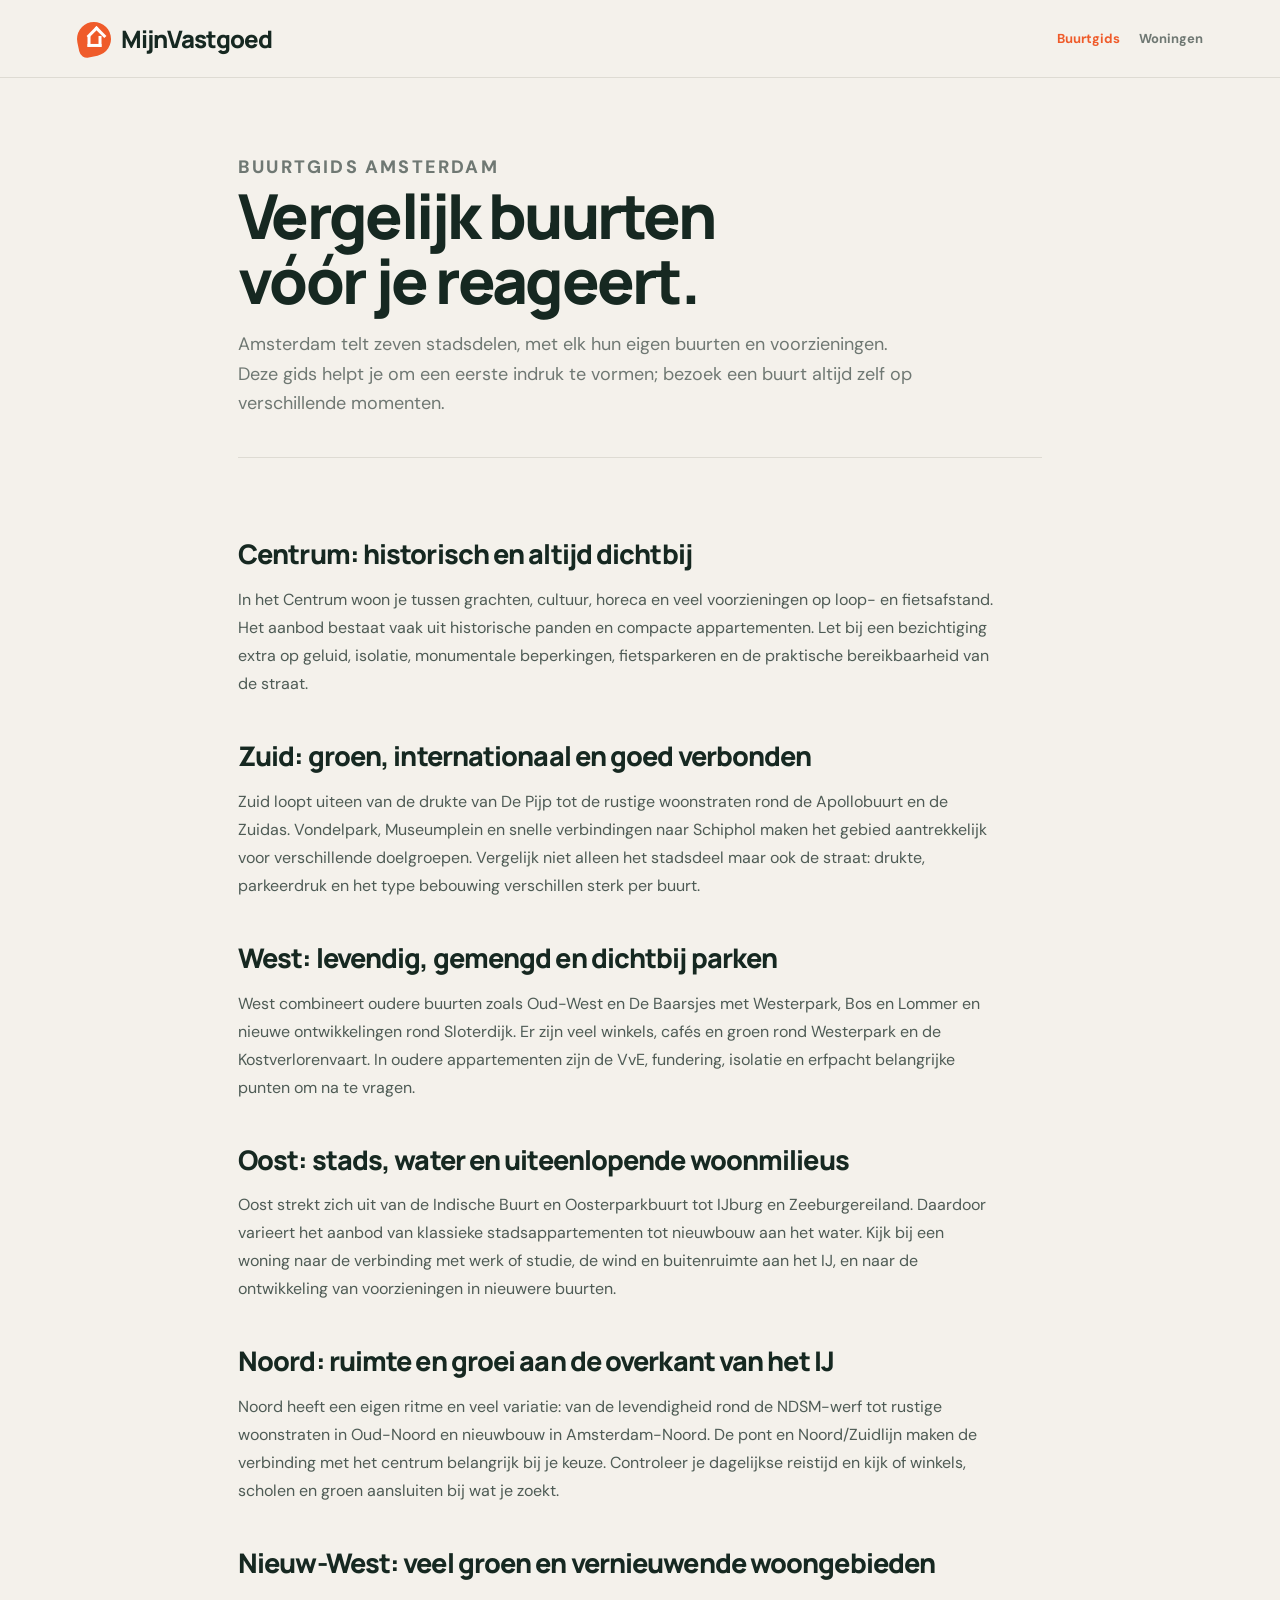
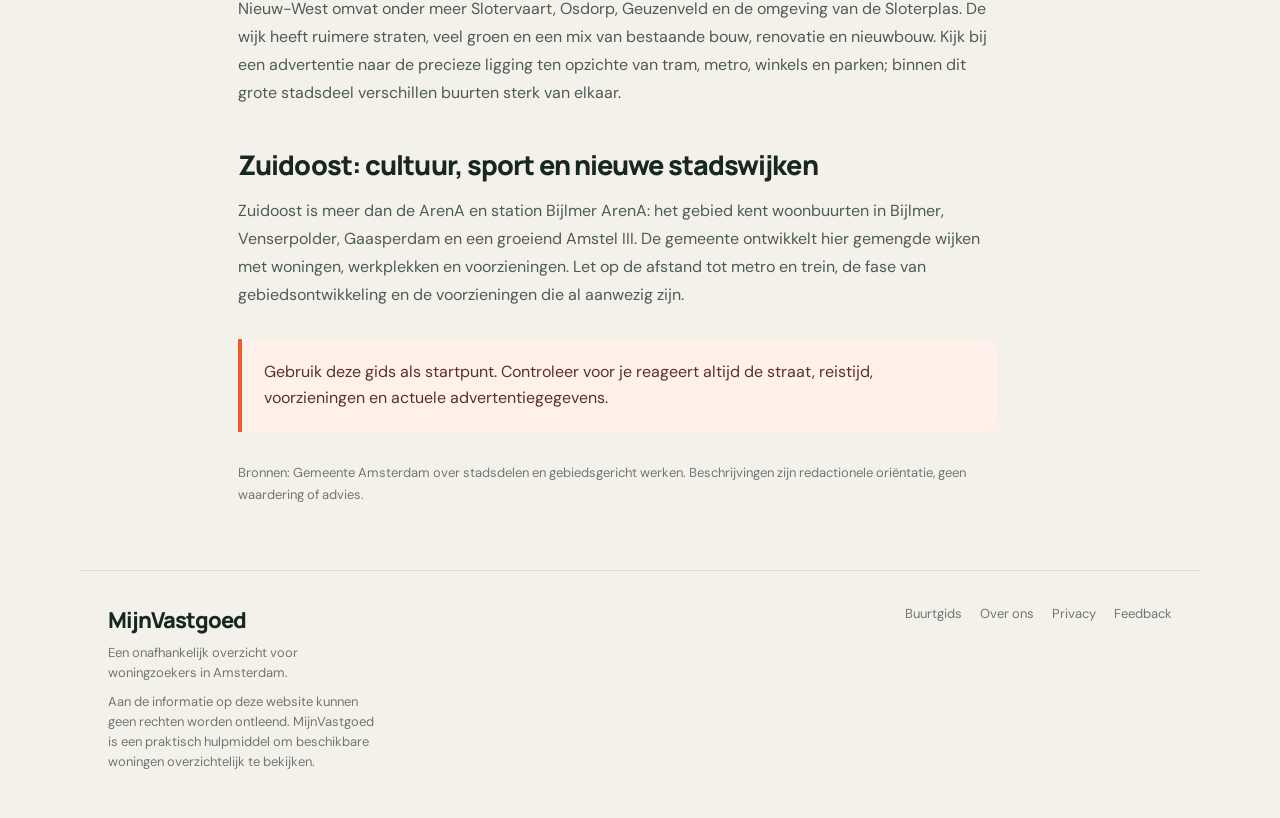
<file: buurten.html>
<!doctype html>
<html lang="nl"><head><meta charset="utf-8"><meta name="viewport" content="width=device-width, initial-scale=1"><title>Buurtgids Amsterdam | Mijnvastgoed</title><meta name="description" content="Een praktische buurtgids voor wie in Amsterdam een huur- of koopwoning zoekt."><link rel="canonical" href="https://mijnvastgoed.github.io/buurten.html"><script async src="https://pagead2.googlesyndication.com/pagead/js/adsbygoogle.js?client=ca-pub-2361296620186470" crossorigin="anonymous"></script><link rel="preconnect" href="https://fonts.googleapis.com"><link rel="preconnect" href="https://fonts.gstatic.com" crossorigin><link href="https://fonts.googleapis.com/css2?family=DM+Sans:wght@400;500;600;700&family=Manrope:wght@600;700;800&display=swap" rel="stylesheet"><link rel="stylesheet" href="styles.css?v=12"></head>
<body><header class="topbar content-topbar"><a class="brand" href="index.html" aria-label="Terug naar MijnVastgoed"><span class="brand-mark"><span></span></span><span>MijnVastgoed</span></a><nav class="content-nav" aria-label="Hoofdnavigatie"><a class="active" href="buurten.html">Buurtgids</a><a href="index.html">Woningen</a></nav></header>
<main class="content-main"><section class="content-hero"><p class="eyebrow">BUURTGIDS AMSTERDAM</p><h1>Vergelijk buurten<br>vóór je reageert.</h1><p>Amsterdam telt zeven stadsdelen, met elk hun eigen buurten en voorzieningen. Deze gids helpt je om een eerste indruk te vormen; bezoek een buurt altijd zelf op verschillende momenten.</p></section><article class="article-content">
<h2>Centrum: historisch en altijd dichtbij</h2><p>In het Centrum woon je tussen grachten, cultuur, horeca en veel voorzieningen op loop- en fietsafstand. Het aanbod bestaat vaak uit historische panden en compacte appartementen. Let bij een bezichtiging extra op geluid, isolatie, monumentale beperkingen, fietsparkeren en de praktische bereikbaarheid van de straat.</p>
<h2>Zuid: groen, internationaal en goed verbonden</h2><p>Zuid loopt uiteen van de drukte van De Pijp tot de rustige woonstraten rond de Apollobuurt en de Zuidas. Vondelpark, Museumplein en snelle verbindingen naar Schiphol maken het gebied aantrekkelijk voor verschillende doelgroepen. Vergelijk niet alleen het stadsdeel maar ook de straat: drukte, parkeerdruk en het type bebouwing verschillen sterk per buurt.</p>
<h2>West: levendig, gemengd en dichtbij parken</h2><p>West combineert oudere buurten zoals Oud-West en De Baarsjes met Westerpark, Bos en Lommer en nieuwe ontwikkelingen rond Sloterdijk. Er zijn veel winkels, cafés en groen rond Westerpark en de Kostverlorenvaart. In oudere appartementen zijn de VvE, fundering, isolatie en erfpacht belangrijke punten om na te vragen.</p>
<h2>Oost: stads, water en uiteenlopende woonmilieus</h2><p>Oost strekt zich uit van de Indische Buurt en Oosterparkbuurt tot IJburg en Zeeburgereiland. Daardoor varieert het aanbod van klassieke stadsappartementen tot nieuwbouw aan het water. Kijk bij een woning naar de verbinding met werk of studie, de wind en buitenruimte aan het IJ, en naar de ontwikkeling van voorzieningen in nieuwere buurten.</p>
<h2>Noord: ruimte en groei aan de overkant van het IJ</h2><p>Noord heeft een eigen ritme en veel variatie: van de levendigheid rond de NDSM-werf tot rustige woonstraten in Oud-Noord en nieuwbouw in Amsterdam-Noord. De pont en Noord/Zuidlijn maken de verbinding met het centrum belangrijk bij je keuze. Controleer je dagelijkse reistijd en kijk of winkels, scholen en groen aansluiten bij wat je zoekt.</p>
<h2>Nieuw-West: veel groen en vernieuwende woongebieden</h2><p>Nieuw-West omvat onder meer Slotervaart, Osdorp, Geuzenveld en de omgeving van de Sloterplas. De wijk heeft ruimere straten, veel groen en een mix van bestaande bouw, renovatie en nieuwbouw. Kijk bij een advertentie naar de precieze ligging ten opzichte van tram, metro, winkels en parken; binnen dit grote stadsdeel verschillen buurten sterk van elkaar.</p>
<h2>Zuidoost: cultuur, sport en nieuwe stadswijken</h2><p>Zuidoost is meer dan de ArenA en station Bijlmer ArenA: het gebied kent woonbuurten in Bijlmer, Venserpolder, Gaasperdam en een groeiend Amstel III. De gemeente ontwikkelt hier gemengde wijken met woningen, werkplekken en voorzieningen. Let op de afstand tot metro en trein, de fase van gebiedsontwikkeling en de voorzieningen die al aanwezig zijn.</p>
<div class="callout">Gebruik deze gids als startpunt. Controleer voor je reageert altijd de straat, reistijd, voorzieningen en actuele advertentiegegevens.</div><p class="content-note">Bronnen: Gemeente Amsterdam over stadsdelen en gebiedsgericht werken. Beschrijvingen zijn redactionele oriëntatie, geen waardering of advies.</p></article></main>
<footer class="site-footer"><div><a class="footer-brand" href="index.html">MijnVastgoed</a><p>Een onafhankelijk overzicht voor woningzoekers in Amsterdam.</p><p>Aan de informatie op deze website kunnen geen rechten worden ontleend. MijnVastgoed is een praktisch hulpmiddel om beschikbare woningen overzichtelijk te bekijken.</p></div><nav aria-label="Informatie"><a href="buurten.html">Buurtgids</a><a href="over-ons.html">Over ons</a><a href="privacy.html">Privacy</a><a href="contact.html">Feedback</a></nav></footer></body></html>
</file>
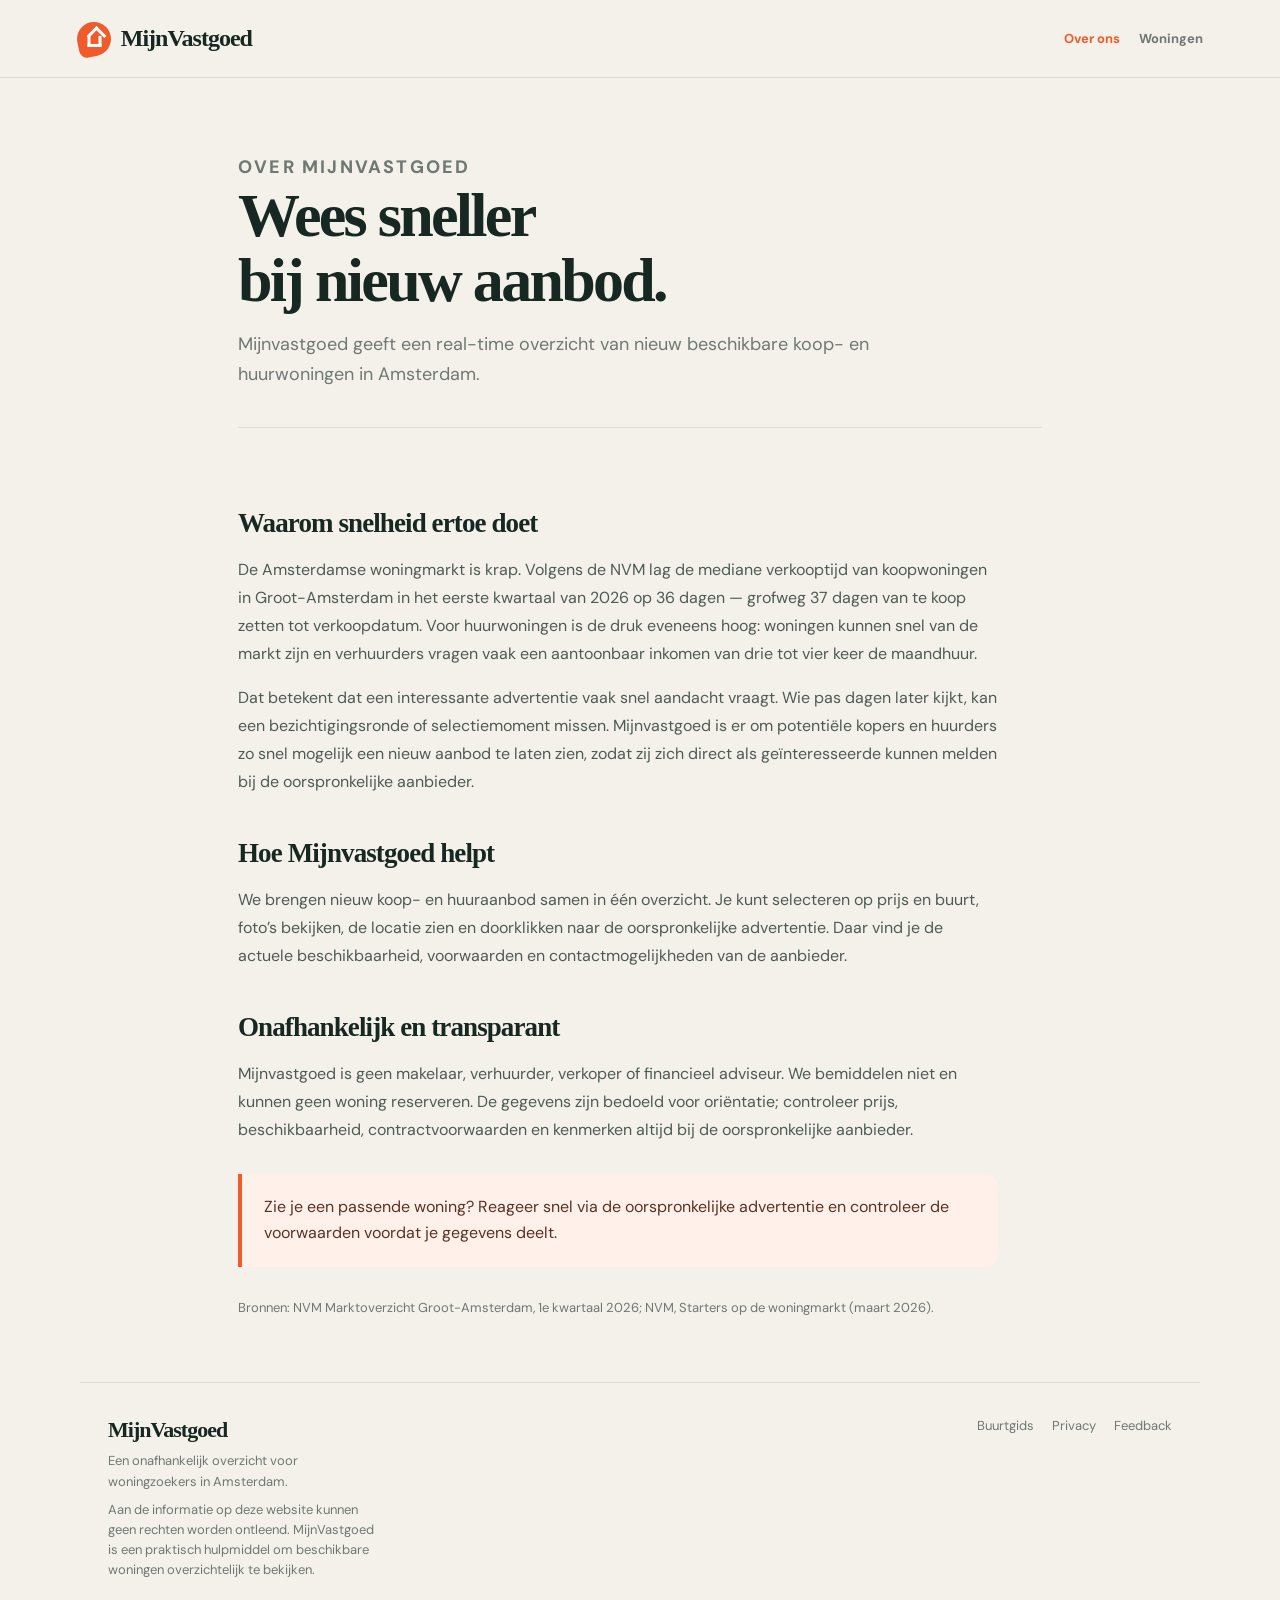
<file: over-ons.html>
<!doctype html>
<html lang="nl"><head><meta charset="utf-8"><meta name="viewport" content="width=device-width, initial-scale=1"><title>Over Mijnvastgoed</title><meta name="description" content="Waarom Mijnvastgoed nieuw koop- en huuraanbod in Amsterdam overzichtelijk toont."><link rel="canonical" href="https://mijnvastgoed.github.io/over-ons.html"><script async src="https://pagead2.googlesyndication.com/pagead/js/adsbygoogle.js?client=ca-pub-2361296620186470" crossorigin="anonymous"></script><link rel="preconnect" href="https://fonts.googleapis.com"><link rel="preconnect" href="https://fonts.gstatic.com" crossorigin><link href="https://fonts.googleapis.com/css2?family=DM+Sans:wght@400;500;600;700&family=Playfair+Display:ital,wght@0,600;1,600&display=swap" rel="stylesheet"><link rel="stylesheet" href="styles.css?v=12"></head>
<body><header class="topbar content-topbar"><a class="brand" href="index.html" aria-label="Terug naar MijnVastgoed"><span class="brand-mark"><span></span></span><span>MijnVastgoed</span></a><nav class="content-nav" aria-label="Hoofdnavigatie"><a class="active" href="over-ons.html">Over ons</a><a href="index.html">Woningen</a></nav></header>
<main class="content-main"><section class="content-hero"><p class="eyebrow">OVER MIJNVASTGOED</p><h1>Wees sneller<br>bij nieuw aanbod.</h1><p>Mijnvastgoed geeft een real-time overzicht van nieuw beschikbare koop- en huurwoningen in Amsterdam.</p></section><article class="article-content"><h2>Waarom snelheid ertoe doet</h2><p>De Amsterdamse woningmarkt is krap. Volgens de NVM lag de mediane verkooptijd van koopwoningen in Groot-Amsterdam in het eerste kwartaal van 2026 op 36 dagen — grofweg 37 dagen van te koop zetten tot verkoopdatum. Voor huurwoningen is de druk eveneens hoog: woningen kunnen snel van de markt zijn en verhuurders vragen vaak een aantoonbaar inkomen van drie tot vier keer de maandhuur.</p><p>Dat betekent dat een interessante advertentie vaak snel aandacht vraagt. Wie pas dagen later kijkt, kan een bezichtigingsronde of selectiemoment missen. Mijnvastgoed is er om potentiële kopers en huurders zo snel mogelijk een nieuw aanbod te laten zien, zodat zij zich direct als geïnteresseerde kunnen melden bij de oorspronkelijke aanbieder.</p><h2>Hoe Mijnvastgoed helpt</h2><p>We brengen nieuw koop- en huuraanbod samen in één overzicht. Je kunt selecteren op prijs en buurt, foto’s bekijken, de locatie zien en doorklikken naar de oorspronkelijke advertentie. Daar vind je de actuele beschikbaarheid, voorwaarden en contactmogelijkheden van de aanbieder.</p><h2>Onafhankelijk en transparant</h2><p>Mijnvastgoed is geen makelaar, verhuurder, verkoper of financieel adviseur. We bemiddelen niet en kunnen geen woning reserveren. De gegevens zijn bedoeld voor oriëntatie; controleer prijs, beschikbaarheid, contractvoorwaarden en kenmerken altijd bij de oorspronkelijke aanbieder.</p><div class="callout">Zie je een passende woning? Reageer snel via de oorspronkelijke advertentie en controleer de voorwaarden voordat je gegevens deelt.</div><p class="content-note">Bronnen: NVM Marktoverzicht Groot-Amsterdam, 1e kwartaal 2026; NVM, Starters op de woningmarkt (maart 2026).</p></article></main>
<footer class="site-footer"><div><a class="footer-brand" href="index.html">MijnVastgoed</a><p>Een onafhankelijk overzicht voor woningzoekers in Amsterdam.</p><p>Aan de informatie op deze website kunnen geen rechten worden ontleend. MijnVastgoed is een praktisch hulpmiddel om beschikbare woningen overzichtelijk te bekijken.</p></div><nav aria-label="Informatie"><a href="buurten.html">Buurtgids</a><a href="privacy.html">Privacy</a><a href="contact.html">Feedback</a></nav></footer></body></html>
</file>
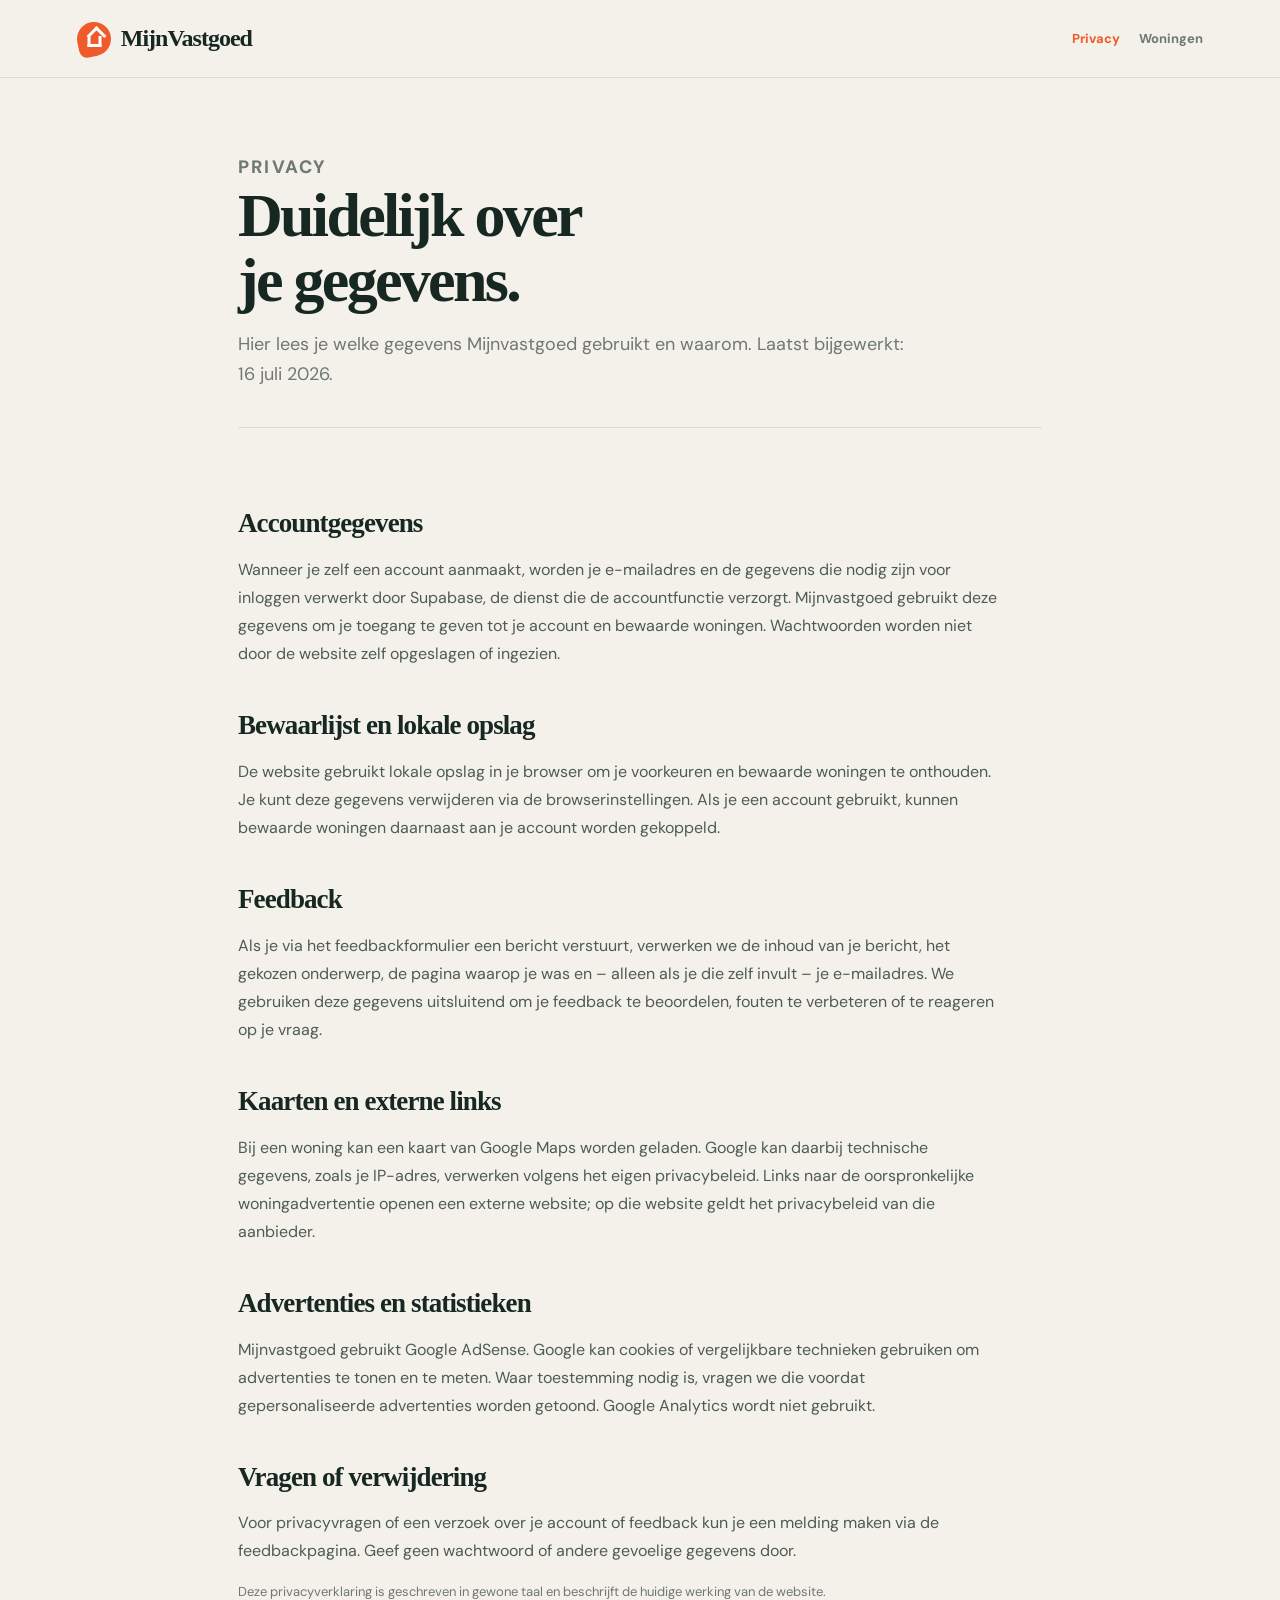
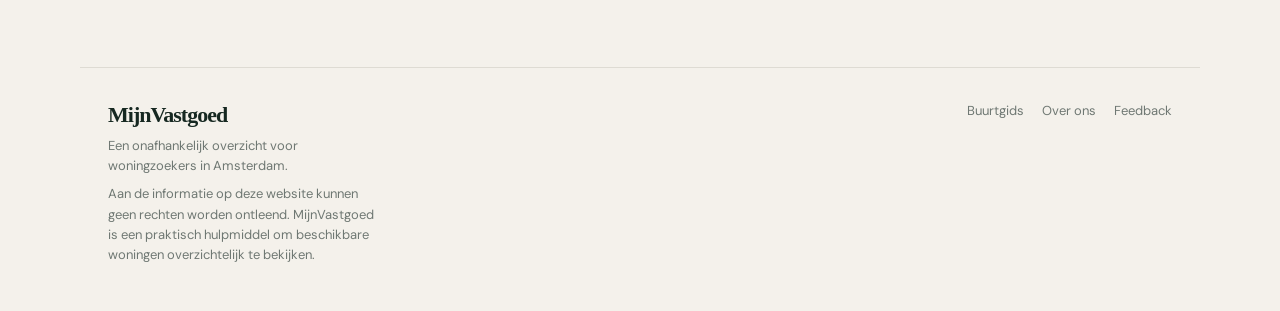
<file: privacy.html>
<!doctype html>
<html lang="nl"><head><meta charset="utf-8"><meta name="viewport" content="width=device-width, initial-scale=1"><title>Privacy | Mijnvastgoed</title><meta name="description" content="Privacyverklaring van Mijnvastgoed."><link rel="canonical" href="https://mijnvastgoed.github.io/privacy.html"><script async src="https://pagead2.googlesyndication.com/pagead/js/adsbygoogle.js?client=ca-pub-2361296620186470" crossorigin="anonymous"></script><link rel="preconnect" href="https://fonts.googleapis.com"><link rel="preconnect" href="https://fonts.gstatic.com" crossorigin><link href="https://fonts.googleapis.com/css2?family=DM+Sans:wght@400;500;600;700&family=Playfair+Display:ital,wght@0,600;1,600&display=swap" rel="stylesheet"><link rel="stylesheet" href="styles.css?v=13"></head>
<body><header class="topbar content-topbar"><a class="brand" href="index.html" aria-label="Terug naar MijnVastgoed"><span class="brand-mark"><span></span></span><span>MijnVastgoed</span></a><nav class="content-nav" aria-label="Hoofdnavigatie"><a class="active" href="privacy.html">Privacy</a><a href="index.html">Woningen</a></nav></header>
<main class="content-main"><section class="content-hero"><p class="eyebrow">PRIVACY</p><h1>Duidelijk over<br>je gegevens.</h1><p>Hier lees je welke gegevens Mijnvastgoed gebruikt en waarom. Laatst bijgewerkt: 16 juli 2026.</p></section><article class="article-content"><h2>Accountgegevens</h2><p>Wanneer je zelf een account aanmaakt, worden je e-mailadres en de gegevens die nodig zijn voor inloggen verwerkt door Supabase, de dienst die de accountfunctie verzorgt. Mijnvastgoed gebruikt deze gegevens om je toegang te geven tot je account en bewaarde woningen. Wachtwoorden worden niet door de website zelf opgeslagen of ingezien.</p><h2>Bewaarlijst en lokale opslag</h2><p>De website gebruikt lokale opslag in je browser om je voorkeuren en bewaarde woningen te onthouden. Je kunt deze gegevens verwijderen via de browserinstellingen. Als je een account gebruikt, kunnen bewaarde woningen daarnaast aan je account worden gekoppeld.</p><h2>Feedback</h2><p>Als je via het feedbackformulier een bericht verstuurt, verwerken we de inhoud van je bericht, het gekozen onderwerp, de pagina waarop je was en – alleen als je die zelf invult – je e-mailadres. We gebruiken deze gegevens uitsluitend om je feedback te beoordelen, fouten te verbeteren of te reageren op je vraag.</p><h2>Kaarten en externe links</h2><p>Bij een woning kan een kaart van Google Maps worden geladen. Google kan daarbij technische gegevens, zoals je IP-adres, verwerken volgens het eigen privacybeleid. Links naar de oorspronkelijke woningadvertentie openen een externe website; op die website geldt het privacybeleid van die aanbieder.</p><h2>Advertenties en statistieken</h2><p>Mijnvastgoed gebruikt Google AdSense. Google kan cookies of vergelijkbare technieken gebruiken om advertenties te tonen en te meten. Waar toestemming nodig is, vragen we die voordat gepersonaliseerde advertenties worden getoond. Google Analytics wordt niet gebruikt.</p><h2>Vragen of verwijdering</h2><p>Voor privacyvragen of een verzoek over je account of feedback kun je een melding maken via de feedbackpagina. Geef geen wachtwoord of andere gevoelige gegevens door.</p><p class="content-note">Deze privacyverklaring is geschreven in gewone taal en beschrijft de huidige werking van de website.</p></article></main>
<footer class="site-footer"><div><a class="footer-brand" href="index.html">MijnVastgoed</a><p>Een onafhankelijk overzicht voor woningzoekers in Amsterdam.</p><p>Aan de informatie op deze website kunnen geen rechten worden ontleend. MijnVastgoed is een praktisch hulpmiddel om beschikbare woningen overzichtelijk te bekijken.</p></div><nav aria-label="Informatie"><a href="buurten.html">Buurtgids</a><a href="over-ons.html">Over ons</a><a href="contact.html">Feedback</a></nav></footer></body></html>
</file>
<file: styles.css>
:root{--ink:#162821;--muted:#6f7873;--cream:#f4f1eb;--white:#fff;--orange:#ef5b2a;--green:#2f6b54;--line:#dedbd3;--shadow:0 24px 70px rgba(28,39,33,.16)}
*{box-sizing:border-box}body{margin:0;background:var(--cream);color:var(--ink);font-family:'DM Sans',sans-serif;min-height:100vh}.topbar{height:78px;border-bottom:1px solid var(--line);display:flex;align-items:center;justify-content:space-between;padding:0 clamp(22px,6vw,86px);background:rgba(244,241,235,.88);backdrop-filter:blur(14px);position:relative;z-index:20}.brand{display:flex;align-items:center;gap:10px;color:var(--ink);text-decoration:none;font-family:Manrope;font-size:24px;font-weight:800;letter-spacing:-1px}.brand-dot{color:var(--orange)}.brand-mark{width:34px;height:34px;background:var(--orange);border-radius:50% 50% 50% 8px;display:grid;place-items:center;transform:rotate(-12deg)}.brand-mark span{width:14px;height:11px;border:3px solid white;border-top:0;position:relative;transform:rotate(12deg);margin-top:4px}.brand-mark span:before{content:'';position:absolute;width:11px;height:11px;border-left:3px solid white;border-top:3px solid white;transform:rotate(45deg);top:-7px;left:-1px}.week-pill{font-size:12px;font-weight:700;letter-spacing:1.2px;text-transform:uppercase;display:flex;align-items:center;gap:9px}.week-pill span{width:8px;height:8px;border-radius:50%;background:#5fac79;box-shadow:0 0 0 5px rgba(95,172,121,.13)}.saved-button{border:0;background:transparent;display:flex;align-items:center;gap:7px;color:var(--ink);font:700 15px inherit;cursor:pointer}.saved-button svg{width:22px;fill:none;stroke:currentColor;stroke-width:1.8}main{max-width:1120px;margin:0 auto;padding:52px 28px 60px}.intro{text-align:center}.eyebrow{font-size:11px;font-weight:800;color:var(--orange);letter-spacing:2.2px;margin:0 0 14px}.intro h1{font:800 clamp(38px,5vw,63px)/1.04 Manrope;margin:0;letter-spacing:-3.2px}.intro h1 em{font-family:Georgia,serif;font-weight:400;color:var(--orange)}.subtitle{color:var(--muted);line-height:1.65;font-size:15px;margin:18px 0 27px}.filters{display:flex;justify-content:center;gap:10px;position:relative;z-index:15}.filter-wrap{position:relative}.filter-button{height:50px;min-width:190px;border:1px solid #d6d2c8;border-radius:12px;background:white;display:flex;align-items:center;gap:10px;padding:0 15px;color:var(--ink);font:600 14px inherit;cursor:pointer;box-shadow:0 5px 18px rgba(29,39,33,.04)}.filter-button>svg{width:18px;margin-left:auto;fill:none;stroke:currentColor;stroke-width:1.8}.filter-icon{width:25px;height:25px;border-radius:50%;background:#fff0e9;color:var(--orange);display:grid;place-items:center;font-weight:700}.pin-icon svg{width:22px;fill:none;stroke:var(--orange);stroke-width:1.7}.dropdown{display:none;position:absolute;top:57px;left:0;right:0;background:#fff;border:1px solid var(--line);border-radius:12px;padding:6px;box-shadow:0 16px 36px rgba(24,36,29,.12)}.dropdown.open{display:block}.dropdown button{width:100%;text-align:left;border:0;background:transparent;border-radius:8px;padding:10px 11px;font:500 13px inherit;color:var(--ink);cursor:pointer}.dropdown button:hover{background:#f5f1e9}.deck-section{margin-top:35px}.deck{height:475px;position:relative;max-width:760px;margin:0 auto}.property-card{position:absolute;inset:0;background:white;border-radius:24px;overflow:hidden;box-shadow:var(--shadow);display:grid;grid-template-columns:1.45fr 1fr;touch-action:none;user-select:none;transition:transform .35s ease,opacity .35s ease}.property-card:nth-last-child(2){transform:translateY(9px) scale(.98);opacity:.72}.property-card:nth-last-child(n+3){transform:translateY(16px) scale(.955);opacity:.35}.card-photo{position:relative;overflow:hidden;cursor:pointer}.card-photo>img{width:100%;height:100%;object-fit:cover;transition:transform .5s}.card-photo:hover>img{transform:scale(1.025)}.date-badge{position:absolute;left:18px;top:18px;background:rgba(255,255,255,.94);border-radius:8px;padding:8px 10px;font-size:10px;font-weight:800;letter-spacing:1px;text-transform:uppercase}.photo-count{position:absolute;right:17px;bottom:17px;background:rgba(16,29,23,.78);color:#fff;border-radius:20px;padding:8px 11px;font-size:11px;font-weight:600;display:flex;gap:7px;align-items:center}.card-info{padding:34px 30px;display:flex;flex-direction:column;position:relative}.card-number{font:600 11px Manrope;color:#9aa09c;letter-spacing:1.5px}.card-info h2{font:800 25px/1.18 Manrope;margin:22px 0 4px;letter-spacing:-1px}.neighborhood{color:var(--orange);font-weight:600;font-size:13px;margin:0}.price{font:800 22px Manrope;margin:25px 0 18px}.facts{border-top:1px solid #e9e6df;border-bottom:1px solid #e9e6df;display:flex;padding:16px 0;gap:20px}.fact{font-size:12px;color:var(--muted)}.fact strong{display:block;color:var(--ink);font:700 14px Manrope;margin-bottom:2px}.feature{margin-top:auto;font-size:12px;color:var(--green);font-weight:600}.feature:before{content:'✦';margin-right:7px}.details-link{font-weight:700;font-size:12px;color:var(--ink);margin-top:12px}.swipe-stamp{position:absolute;top:35px;padding:7px 12px;border:3px solid;border-radius:7px;font:800 20px Manrope;letter-spacing:2px;opacity:0;z-index:5}.swipe-stamp.next{left:25px;color:#d6453d;transform:rotate(-10deg)}.swipe-stamp.save{right:25px;color:#2f8f5b;transform:rotate(10deg)}.actions{display:flex;align-items:center;justify-content:center;gap:28px;margin-top:28px}.action-button{width:53px;height:53px;border-radius:50%;background:#fff;border:1px solid var(--line);display:grid;place-items:center;cursor:pointer;box-shadow:0 7px 20px rgba(30,40,34,.08);transition:.2s}.action-button:hover{transform:translateY(-2px)}.action-button svg{width:21px;fill:none;stroke-width:2;stroke:currentColor}.action-button.pass{color:#8c948f}.action-button.like{background:var(--orange);color:#fff;border-color:var(--orange)}.actions p{font-size:11px;color:#a0a49f;text-align:center;min-width:130px;margin:0}.actions strong,.actions span{display:block}.actions strong{color:var(--ink);font-size:12px}.progress{display:flex;justify-content:center;gap:5px;margin-top:19px}.progress span{height:3px;width:18px;background:#d8d4cb;border-radius:3px}.progress span.active{background:var(--orange);width:28px}.empty-state{text-align:center;height:475px;max-width:760px;margin:auto;background:#fff;border-radius:24px;padding:110px 20px;box-shadow:var(--shadow)}.empty-state>span{font-size:38px;color:var(--orange)}.empty-state h2{font:800 28px Manrope;margin:10px}.empty-state p{color:var(--muted)}.empty-state button{border:0;border-radius:10px;background:var(--orange);color:#fff;padding:12px 18px;font-weight:700;cursor:pointer}.gallery-modal{position:fixed;inset:0;background:rgba(10,18,14,.94);z-index:50;display:none;align-items:center;justify-content:center}.modal-close{position:absolute;right:25px;top:18px;background:transparent;color:#fff;border:0;font-size:40px;cursor:pointer}.gallery-stage{width:min(1000px,88vw);height:min(720px,78vh);position:relative}.gallery-stage img{width:100%;height:100%;object-fit:contain}.gallery-nav{position:absolute;top:50%;transform:translateY(-50%);border:0;width:45px;height:45px;border-radius:50%;background:rgba(255,255,255,.9);font-size:30px;cursor:pointer;z-index:2}.gallery-nav.prev{left:15px}.gallery-nav.next{right:15px}.gallery-caption{position:absolute;bottom:0;left:0;right:0;padding:30px 20px 12px;background:linear-gradient(transparent,rgba(0,0,0,.7));color:#fff;display:flex;justify-content:space-between;font-size:13px}
@media(max-width:700px){.topbar{height:66px;padding:0 18px}.week-pill{display:none}main{padding:34px 15px}.intro h1{letter-spacing:-2px}.subtitle br{display:none}.filters{gap:7px}.filter-button{min-width:0;width:calc(50vw - 19px);padding:0 11px}.deck{height:540px}.property-card{grid-template-columns:1fr;grid-template-rows:58% 42%;border-radius:19px}.card-info{padding:18px 22px}.card-info h2{font-size:20px;margin:7px 0 2px}.price{font-size:18px;margin:12px 0 10px}.facts{padding:10px 0}.feature{display:none}.card-number{position:absolute;right:20px;top:20px}.actions{margin-top:22px}.gallery-stage{width:100vw;height:75vh}.gallery-nav{width:38px;height:38px}.dropdown{min-width:180px}.filter-wrap:last-child .dropdown{left:auto;right:0}}
@media(max-width:410px){.deck{height:505px}.card-photo{min-height:0}.actions{gap:18px}.intro h1{font-size:35px}}
.account-actions{display:flex;align-items:center;gap:16px}.account-button{border:1px solid #d6d2c8;background:#fff;border-radius:24px;padding:7px 13px 7px 7px;display:flex;align-items:center;gap:8px;font:700 12px inherit;color:var(--ink);cursor:pointer}.avatar{width:28px;height:28px;border-radius:50%;background:var(--orange);color:#fff;display:grid;place-items:center;font-weight:800;text-transform:uppercase}.account-modal,.saved-panel{position:fixed;inset:0;background:rgba(10,18,14,.58);backdrop-filter:blur(7px);z-index:60;display:none;align-items:center;justify-content:center}.account-modal.open,.saved-panel.open{display:flex}.account-card{width:min(440px,calc(100vw - 30px));background:var(--cream);border-radius:24px;padding:38px 42px;position:relative;text-align:center;box-shadow:var(--shadow)}.panel-close{border:0;background:transparent;color:var(--ink);font-size:30px;cursor:pointer;line-height:1}.account-card>.panel-close{position:absolute;right:18px;top:14px}.account-logo{display:flex;justify-content:center;margin-bottom:20px}.account-card h2,.drawer-head h2{font:800 28px/1.15 Manrope;margin:6px 0 12px;letter-spacing:-1px}.account-copy{font-size:14px;color:var(--muted);line-height:1.5;margin-bottom:25px}.account-card label{display:block;text-align:left;font-size:12px;font-weight:700;margin:13px 0}.account-card input{width:100%;height:48px;border:1px solid var(--line);background:#fff;border-radius:10px;margin-top:7px;padding:0 13px;font:500 14px inherit;outline:none}.account-card input:focus{border-color:var(--orange);box-shadow:0 0 0 3px rgba(239,91,42,.12)}.primary-button{width:100%;height:49px;border:0;border-radius:11px;background:var(--orange);color:#fff;font:700 14px inherit;margin-top:8px;cursor:pointer}.form-error{color:#b63a21;font-size:12px;min-height:14px;margin:5px 0}.demo-note{font-size:11px;color:#8c938f;line-height:1.5;margin:18px 20px 0}.saved-panel{justify-content:flex-end}.saved-drawer{width:min(480px,100vw);height:100%;background:var(--cream);padding:35px;overflow:auto;box-shadow:-20px 0 60px rgba(10,18,14,.18)}.drawer-head{display:flex;justify-content:space-between;align-items:flex-start;border-bottom:1px solid var(--line);padding-bottom:20px}.drawer-head .eyebrow{margin-bottom:8px}.drawer-head h2{margin:0}.user-strip{display:flex;align-items:center;gap:11px;margin:20px 0;padding:13px;background:#fff;border-radius:13px}.user-strip div{display:flex;flex-direction:column;font-size:12px}.user-strip button{border:0;background:transparent;color:var(--orange);padding:2px 0;text-align:left;font:600 11px inherit;cursor:pointer}.saved-list{display:grid;gap:13px}.saved-property{background:#fff;border-radius:15px;overflow:hidden;display:grid;grid-template-columns:120px 1fr;min-height:105px}.saved-property img{width:100%;height:100%;object-fit:cover}.saved-property-info{padding:15px}.saved-property h3{font:800 14px Manrope;margin:0 0 3px}.saved-property p{font-size:11px;color:var(--muted);margin:0 0 10px}.saved-property strong{font:800 13px Manrope}.remove-saved{float:right;border:0;background:transparent;color:var(--orange);cursor:pointer;font-size:18px}.no-saved{text-align:center;padding:70px 20px;color:var(--muted)}.no-saved span{font-size:34px;color:var(--orange)}
@media(max-width:700px){.account-actions{gap:8px}.account-button{padding-right:8px}.account-button #accountLabel{display:none}.saved-drawer{padding:25px 18px}.account-card{padding:34px 25px}}
.forgot-button{border:0;background:transparent;color:var(--orange);font:700 12px inherit;margin-top:15px;cursor:pointer}.form-error.success{color:var(--green)}
.property-links{display:flex;align-items:center;justify-content:space-between;gap:12px;margin-top:12px}.property-links .details-link{margin-top:0}.funda-link{flex:none;color:var(--orange);font-size:12px;font-weight:800;text-decoration:none}.funda-link:hover{text-decoration:underline}.gallery-caption{display:grid;grid-template-columns:1fr auto auto;align-items:center;gap:22px}.gallery-caption a{color:#fff;font-weight:800;text-decoration:none}.gallery-caption a:hover{text-decoration:underline}
.gallery-modal.open{display:flex}
@media(max-width:700px){.gallery-caption{grid-template-columns:1fr auto;gap:10px}.gallery-caption a{display:none}}
.property-card{grid-template-columns:1.25fr 1fr}.map-link{position:absolute;right:6px;bottom:6px;border-radius:7px;background:rgba(255,255,255,.94);box-shadow:0 2px 8px rgba(22,40,33,.16);padding:5px 7px;color:var(--ink);font-size:9px;font-weight:800;text-decoration:none}.map-link:hover{text-decoration:underline}#areaLabel{line-height:1.1}
@media(max-width:700px){.property-card{grid-template-columns:1fr;grid-template-rows:49% 51%}.card-info{padding:15px 22px}.property-links{justify-content:flex-end;margin-top:7px}.property-links .details-link{display:none}#areaFilter{font-size:11px}}
@media(max-width:410px){.deck{height:540px}}

/* Responsieve locatiekaart: naast de woning op desktop, eronder op kleine schermen. */
.property-layout{max-width:1120px;margin:0 auto;display:grid;grid-template-columns:minmax(0,1fr) clamp(38px,5vw,56px) clamp(240px,26vw,300px);align-items:start}.property-ad{min-width:0}.property-layout .deck,.property-layout .empty-state{max-width:none}.location-panel{grid-column:3;grid-row:1;background:#fff;border:1px solid rgba(222,219,211,.9);border-radius:20px;padding:15px;box-shadow:0 18px 48px rgba(28,39,33,.12)}.location-heading{display:flex;align-items:center;gap:11px;padding:2px 2px 13px}.location-heading p{font-size:9px;font-weight:800;letter-spacing:1.6px;color:var(--orange);margin:0 0 3px}.location-heading h2{font:800 15px/1.25 Manrope;margin:0;letter-spacing:-.35px}.location-icon{width:35px;height:35px;flex:0 0 35px;border-radius:11px;background:#fff0e9;display:grid;place-items:center}.location-icon svg{width:19px;fill:none;stroke:var(--orange);stroke-width:1.8}.map-frame{height:310px;border-radius:14px;overflow:hidden;position:relative;background:#e8eee9}.map-frame iframe{width:100%;height:100%;border:0;display:block}.map-frame .map-link{right:10px;bottom:10px;padding:8px 10px;font-size:10px}.map-arrow{grid-column:2;grid-row:1;width:100%;height:150px;margin-top:22px;overflow:visible;align-self:start}.map-arrow>path{fill:none;stroke:var(--orange);stroke-width:3;stroke-linecap:round;stroke-dasharray:5 7}.map-arrow marker path{fill:var(--orange)}
@media(max-width:900px){.property-layout{display:flex;flex-direction:column}.property-ad{width:100%}.map-arrow{display:none}.location-panel{width:min(100%,760px);margin:28px auto 0;padding:14px;border-radius:18px}.map-frame{height:280px}}
@media(max-width:700px){.location-panel{margin-top:30px}.map-frame{height:260px}.location-heading{padding-bottom:12px}.location-heading h2{font-size:14px}}

/* Koop/huur-schakelaar linksboven. */
.topbar-left{display:flex;align-items:center;gap:20px}.offer-switch{display:flex;align-items:center;padding:3px;background:#e8e4dc;border:1px solid #d8d3c9;border-radius:12px}.offer-switch button{min-width:58px;height:32px;padding:0 13px;border:0;border-radius:9px;background:transparent;color:var(--muted);font:700 12px 'DM Sans',sans-serif;cursor:pointer;transition:background .2s,color .2s,box-shadow .2s}.offer-switch button.active{background:#fff;color:var(--ink);box-shadow:0 3px 9px rgba(28,39,33,.1)}
@media(max-width:700px){.topbar-left{gap:9px}.brand{font-size:20px;gap:7px}.brand-mark{width:31px;height:31px}.offer-switch{padding:2px;border-radius:10px}.offer-switch button{min-width:45px;height:29px;padding:0 8px;font-size:11px}.account-actions{gap:4px}.saved-button{gap:4px}.topbar{padding:0 12px}}
@media(max-width:370px){.brand>span:last-child{display:none}.topbar-left{gap:7px}}
.card-photo{background:#fff}.card-photo.no-photo{cursor:default}.saved-photo-empty{width:100%;height:100%;background:#fff}

/* Redactionele informatiepagina's. */
.topbar-info{color:var(--ink);font-size:13px;font-weight:700;text-decoration:none;margin-left:auto;margin-right:18px}.topbar-info:hover{text-decoration:underline}.site-footer{max-width:1120px;margin:0 auto;padding:34px 28px 46px;border-top:1px solid var(--line);display:flex;justify-content:space-between;gap:35px;color:var(--muted)}.footer-brand{color:var(--ink);font:800 22px Manrope;text-decoration:none;letter-spacing:-1px}.footer-brand span{color:var(--orange)}.site-footer p{max-width:270px;font-size:13px;line-height:1.55;margin:8px 0 0}.site-footer nav{display:flex;flex-wrap:wrap;justify-content:flex-end;align-content:flex-start;gap:11px 18px;max-width:460px}.site-footer nav a{color:var(--muted);font-size:13px;text-decoration:none}.site-footer nav a:hover{color:var(--ink);text-decoration:underline}.content-topbar{position:sticky;top:0}.content-nav{display:flex;align-items:center;gap:19px}.content-nav a{color:var(--muted);font-size:13px;font-weight:700;text-decoration:none}.content-nav a:hover,.content-nav a.active{color:var(--orange)}.content-main{max-width:860px;margin:0 auto;padding:70px 28px 30px}.content-hero{padding:5px 0 38px;border-bottom:1px solid var(--line)}.content-hero h1{font:800 clamp(38px,6vw,62px)/1.05 Manrope;letter-spacing:-2.7px;margin:0 0 17px}.content-hero p{max-width:680px;color:var(--muted);font-size:18px;line-height:1.65;margin:0}.article-content{max-width:760px;padding:38px 0 20px}.article-content h2{font:800 27px/1.18 Manrope;letter-spacing:-.9px;margin:42px 0 12px}.article-content h3{font:800 19px Manrope;margin:28px 0 7px}.article-content p,.article-content li{color:#4e5b55;font-size:16px;line-height:1.75}.article-content ul{padding-left:22px}.article-content a{color:var(--orange);font-weight:700}.info-grid{display:grid;grid-template-columns:repeat(2,minmax(0,1fr));gap:15px;margin:30px 0}.info-card{background:#fff;border:1px solid var(--line);border-radius:18px;padding:24px}.info-card h2{font:800 20px Manrope;margin:0 0 8px}.info-card p{font-size:14px;line-height:1.6;margin:0;color:var(--muted)}.callout{margin:30px 0;padding:20px 22px;background:#fff0e9;border-left:4px solid var(--orange);border-radius:0 14px 14px 0;color:#573326;line-height:1.65}.content-note{font-size:13px!important;color:var(--muted)!important}.contact-card{background:#fff;border:1px solid var(--line);border-radius:20px;padding:28px;margin:30px 0}.contact-card h2{margin-top:0}.contact-button{display:inline-block;border-radius:10px;background:var(--orange);color:#fff!important;padding:12px 17px;text-decoration:none;font-weight:800}.contact-button:hover{filter:brightness(.94);text-decoration:none!important}
.home-guide{max-width:940px;margin:48px auto 18px;padding:46px 36px;background:#e9f1ed;border:1px solid #d9e5de;border-radius:28px}.home-guide h2{max-width:650px;margin:0 0 14px;color:var(--ink);font:800 clamp(29px,4vw,45px)/1.08 Manrope;letter-spacing:-1.7px}.home-guide>p:not(.eyebrow){max-width:720px;margin:0;color:#4e5b55;font-size:16px;line-height:1.72}.home-guide .info-grid{grid-template-columns:repeat(3,minmax(0,1fr));margin:28px 0 22px}.home-guide .info-card{background:rgba(255,255,255,.78)}.home-guide .info-card h3{margin:0 0 8px;font:800 17px/1.2 Manrope;color:var(--ink)}.home-guide-link{color:var(--orange);font-weight:800;text-decoration:none}.home-guide-link:hover{text-decoration:underline}
@media(max-width:700px){.topbar-info{display:none}.content-nav{gap:13px}.content-nav a:not(.active){display:none}.content-main{padding:46px 20px 16px}.content-hero h1{letter-spacing:-2px}.content-hero p{font-size:16px}.article-content{padding-top:24px}.article-content h2{font-size:24px;margin-top:34px}.article-content p,.article-content li{font-size:15px}.info-grid,.home-guide .info-grid{grid-template-columns:1fr}.home-guide{margin:34px 18px 10px;padding:32px 22px;border-radius:22px}.site-footer{margin:0 18px;padding:28px 0 38px;display:block}.site-footer nav{justify-content:flex-start;margin-top:22px}.content-topbar{padding:0 20px}}
.feedback-form{display:grid;gap:16px;margin-top:20px}.feedback-form label{display:grid;gap:7px;color:var(--ink);font-size:14px;font-weight:800}.feedback-form label span{color:var(--muted);font-weight:400}.feedback-form input,.feedback-form select,.feedback-form textarea{width:100%;border:1px solid var(--line);border-radius:11px;background:#fff;color:var(--ink);padding:12px 13px;font:500 14px inherit;outline:none}.feedback-form textarea{min-height:145px;resize:vertical}.feedback-form input:focus,.feedback-form select:focus,.feedback-form textarea:focus{border-color:var(--orange);box-shadow:0 0 0 3px rgba(239,91,42,.12)}.feedback-status{min-height:22px;margin:0;color:var(--green);font-weight:700;font-size:13px}.feedback-form .contact-button{border:0;cursor:pointer;justify-self:start}.feedback-form .contact-button:disabled{cursor:wait;opacity:.65}
</file>
